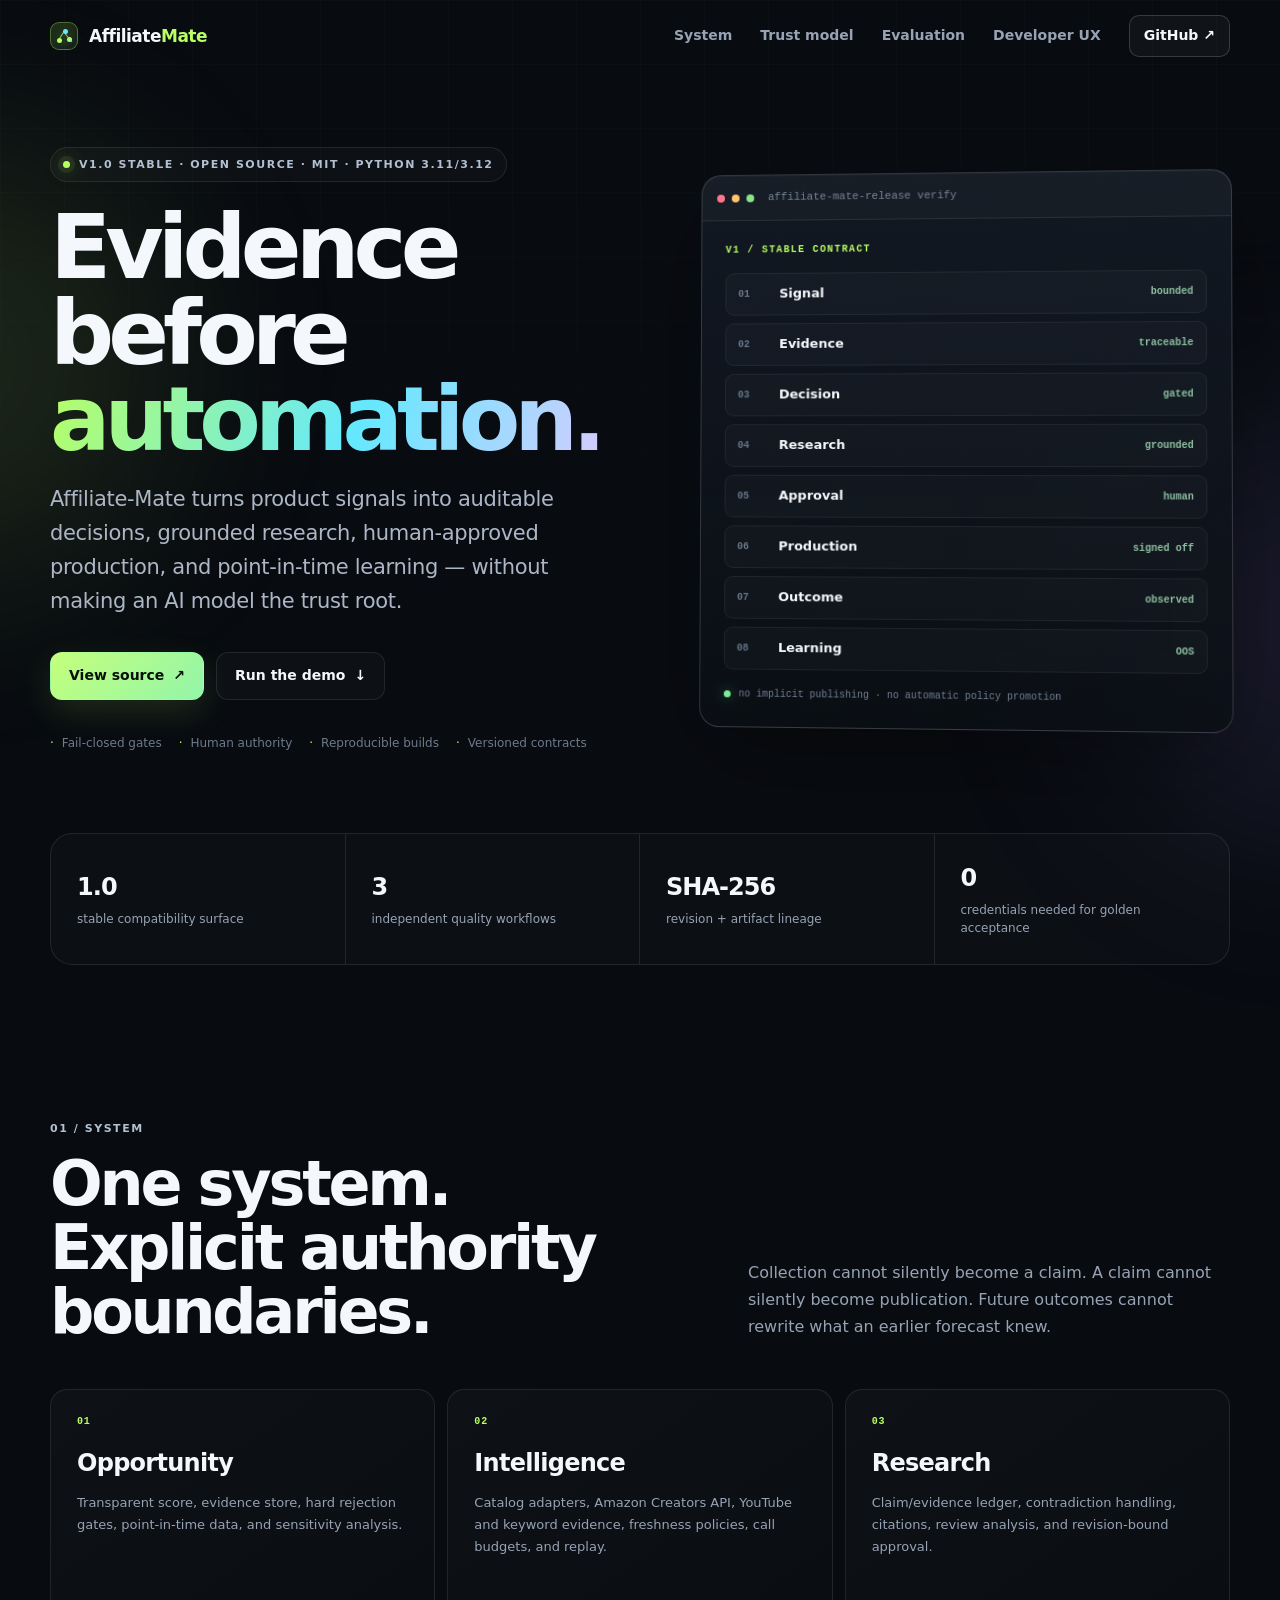
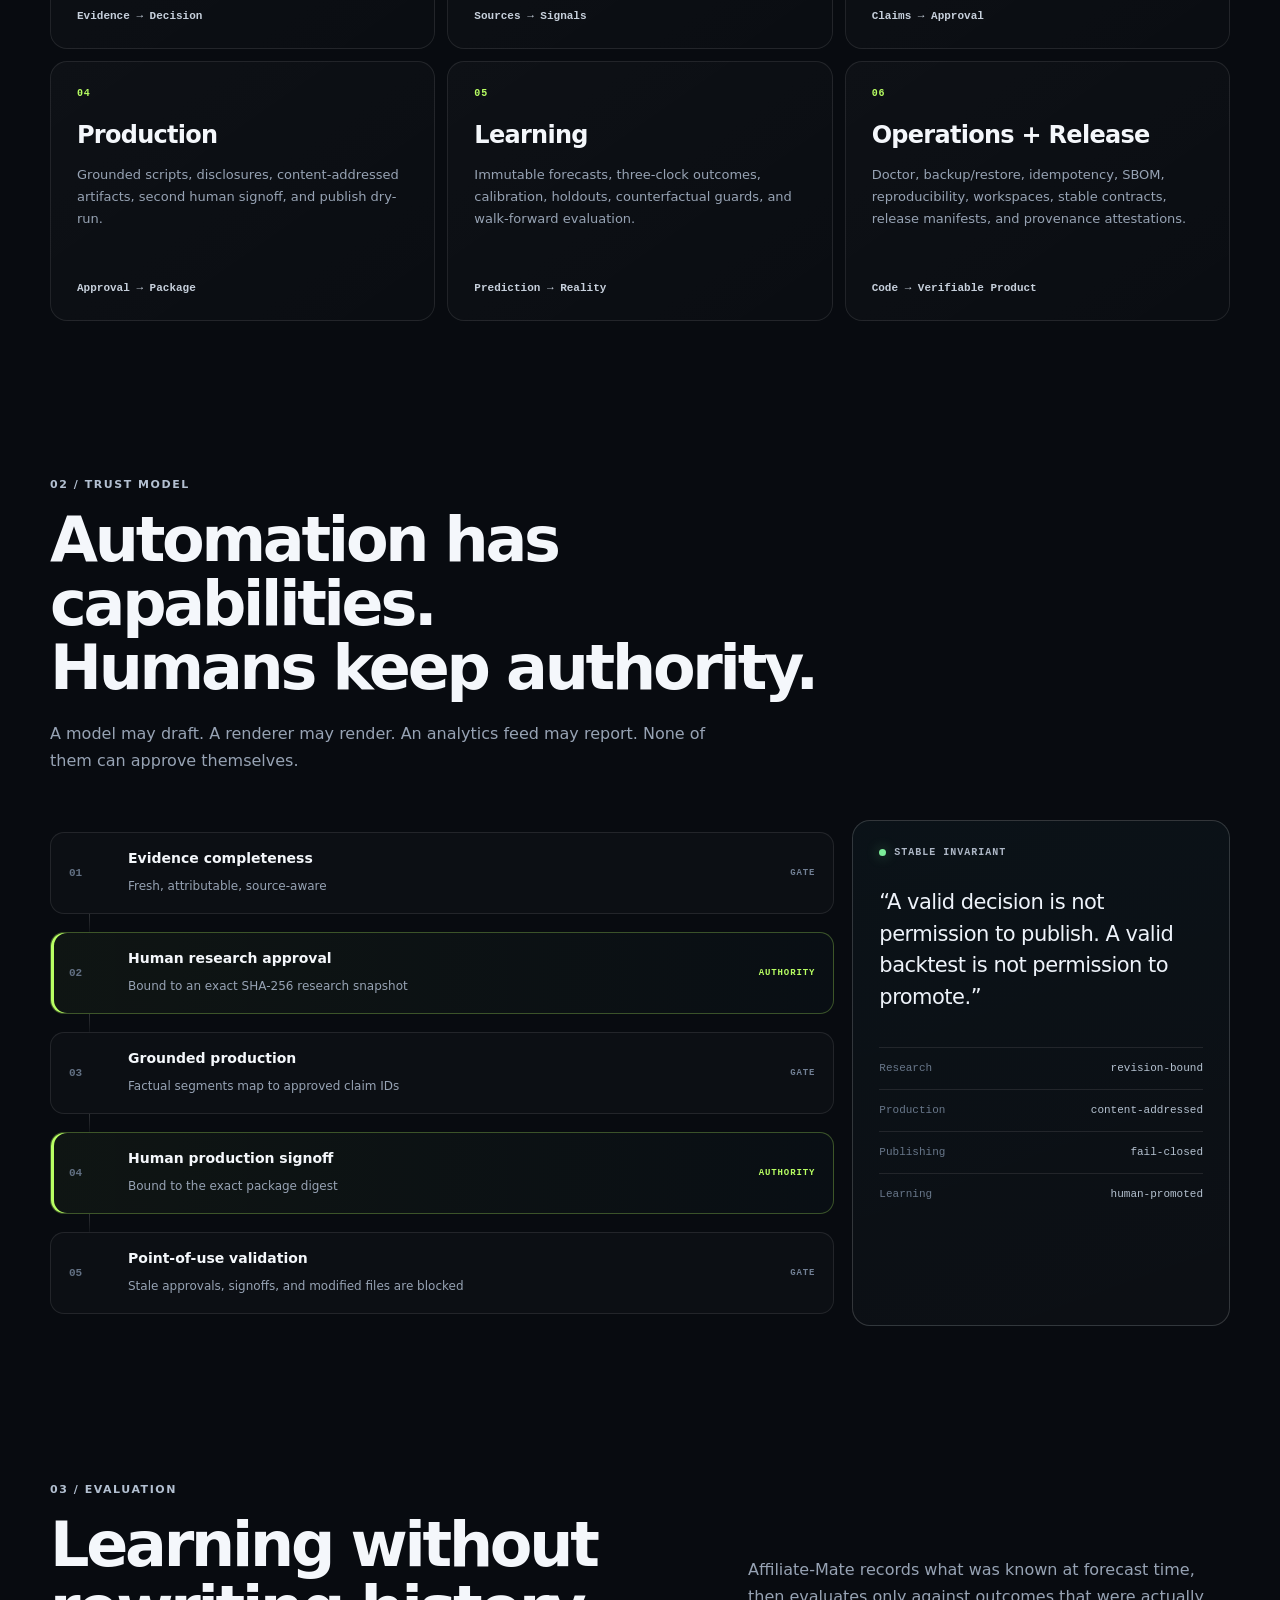
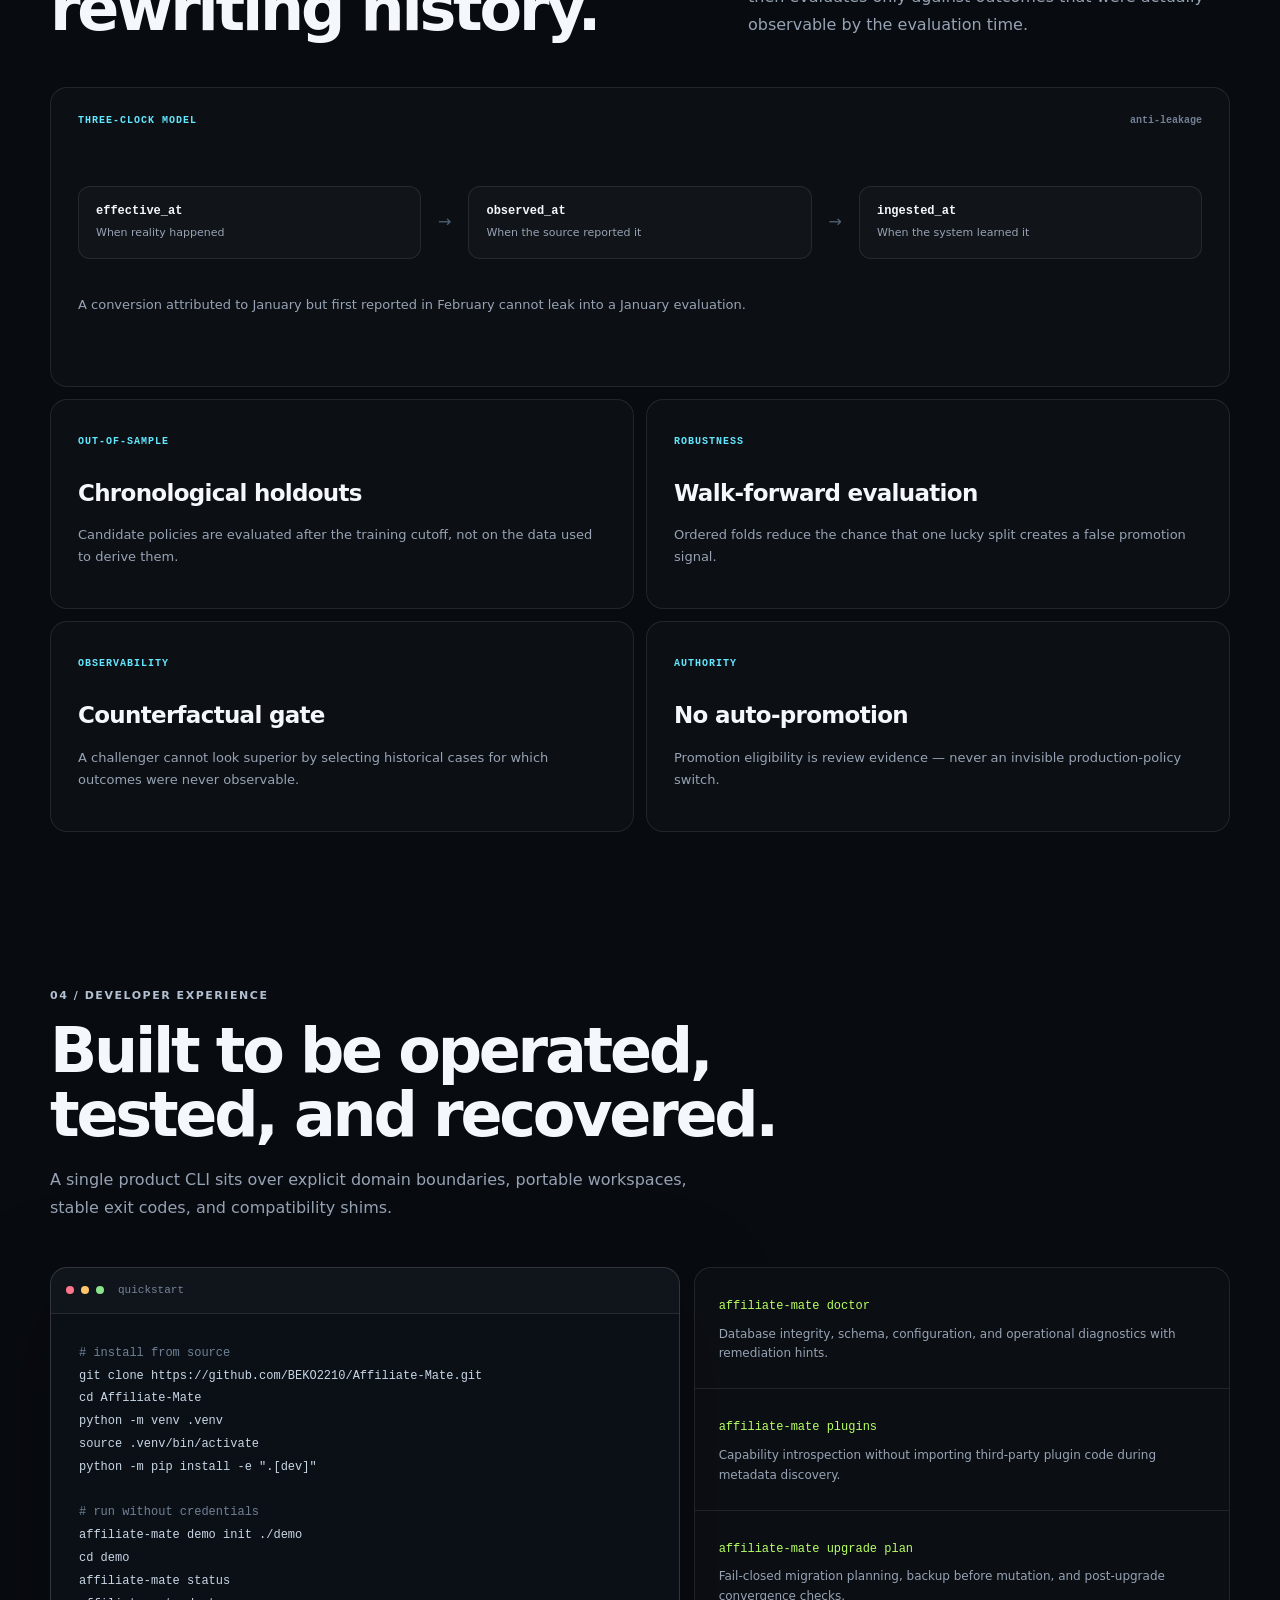
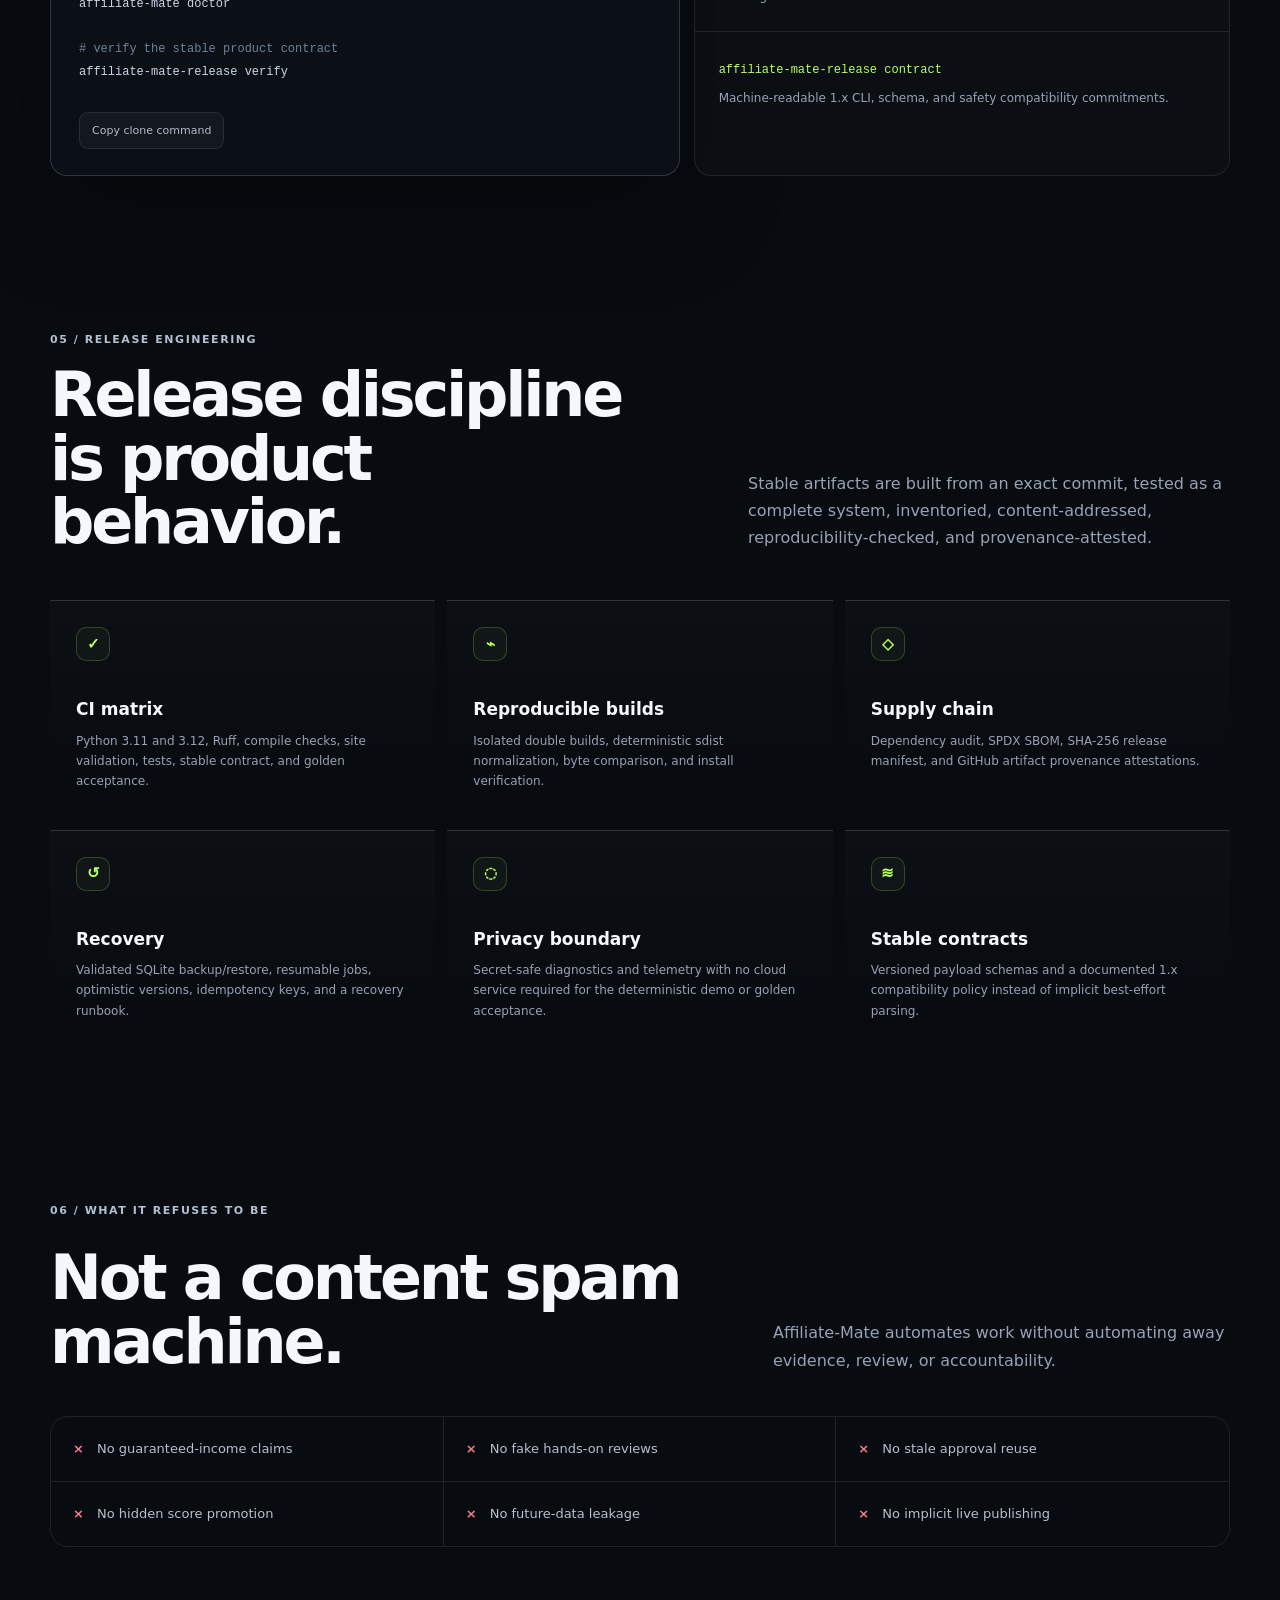
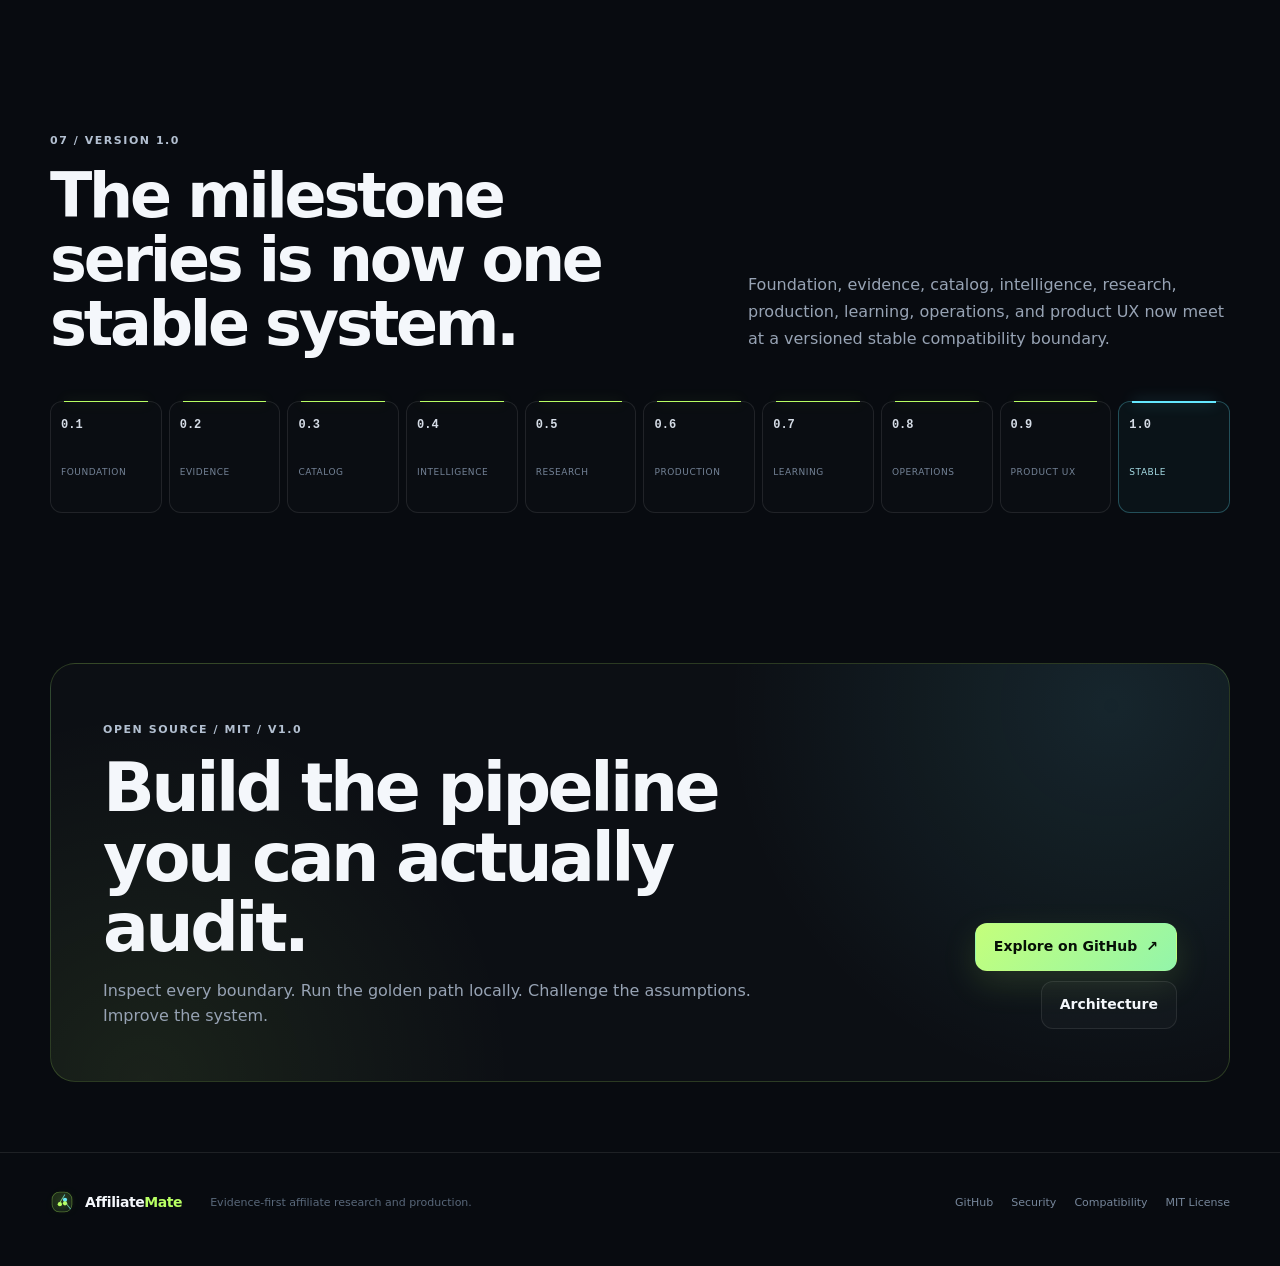
<file: site/index.html>
<!doctype html>
<html lang="en">
<head>
  <meta charset="utf-8">
  <meta name="viewport" content="width=device-width, initial-scale=1">
  <meta name="theme-color" content="#080b10">
  <meta name="description" content="Affiliate-Mate 1.0 is an open-source, evidence-first system for affiliate research, human-approved production, and leakage-resistant learning.">
  <meta name="robots" content="index,follow">
  <link rel="canonical" href="https://beko2210.github.io/Affiliate-Mate/">
  <link rel="icon" href="./favicon.svg" type="image/svg+xml">
  <link rel="manifest" href="./site.webmanifest">
  <meta property="og:type" content="website">
  <meta property="og:title" content="Affiliate-Mate 1.0 — Evidence before automation">
  <meta property="og:description" content="Auditable affiliate research, revision-bound human approval, grounded production, reproducible releases, and leakage-resistant evaluation.">
  <meta property="og:url" content="https://beko2210.github.io/Affiliate-Mate/">
  <meta name="twitter:card" content="summary_large_image">
  <title>Affiliate-Mate 1.0 — Evidence before automation</title>
  <link rel="stylesheet" href="./styles.css">
  <script type="application/ld+json">{"@context":"https://schema.org","@type":"SoftwareSourceCode","name":"Affiliate-Mate","version":"1.0.0","codeRepository":"https://github.com/BEKO2210/Affiliate-Mate","programmingLanguage":"Python","license":"https://opensource.org/license/mit","description":"Open-source evidence-first affiliate research, human-approved production, and leakage-resistant learning."}</script>
</head>
<body>
  <a class="skip-link" href="#main">Skip to content</a>
  <div class="ambient ambient-a" aria-hidden="true"></div>
  <div class="ambient ambient-b" aria-hidden="true"></div>

  <header class="site-header" data-header>
    <div class="shell nav-wrap">
      <a class="brand" href="#top" aria-label="Affiliate-Mate home">
        <span class="brand-mark" aria-hidden="true"><span></span><span></span><span></span></span>
        <span>Affiliate<span class="accent">Mate</span></span>
      </a>
      <button class="nav-toggle" type="button" aria-expanded="false" aria-controls="site-nav" data-nav-toggle>
        <span class="sr-only">Toggle navigation</span><span></span><span></span>
      </button>
      <nav id="site-nav" class="site-nav" data-nav>
        <a href="#system">System</a>
        <a href="#trust">Trust model</a>
        <a href="#science">Evaluation</a>
        <a href="#developer">Developer UX</a>
        <a class="nav-cta" href="https://github.com/BEKO2210/Affiliate-Mate">GitHub <span aria-hidden="true">↗</span></a>
      </nav>
    </div>
  </header>

  <main id="main">
    <section class="hero shell" id="top">
      <div class="hero-copy">
        <div class="eyebrow"><span class="pulse"></span> v1.0 stable · Open source · MIT · Python 3.11/3.12</div>
        <h1>Evidence before <span class="gradient-text">automation.</span></h1>
        <p class="hero-lede">Affiliate-Mate turns product signals into auditable decisions, grounded research, human-approved production, and point-in-time learning — without making an AI model the trust root.</p>
        <div class="hero-actions">
          <a class="button primary" href="https://github.com/BEKO2210/Affiliate-Mate">View source <span aria-hidden="true">↗</span></a>
          <a class="button ghost" href="#quickstart">Run the demo <span aria-hidden="true">↓</span></a>
        </div>
        <div class="proof-strip" aria-label="Project principles">
          <span>Fail-closed gates</span><span>Human authority</span><span>Reproducible builds</span><span>Versioned contracts</span>
        </div>
      </div>

      <div class="hero-console" aria-label="Affiliate-Mate pipeline preview">
        <div class="console-bar"><span></span><span></span><span></span><code>affiliate-mate-release verify</code></div>
        <div class="console-body">
          <div class="console-kicker">V1 / STABLE CONTRACT</div>
          <div class="pipeline-mini">
            <div><b>01</b><span>Signal</span><i>bounded</i></div>
            <div><b>02</b><span>Evidence</span><i>traceable</i></div>
            <div><b>03</b><span>Decision</span><i>gated</i></div>
            <div><b>04</b><span>Research</span><i>grounded</i></div>
            <div><b>05</b><span>Approval</span><i>human</i></div>
            <div><b>06</b><span>Production</span><i>signed off</i></div>
            <div><b>07</b><span>Outcome</span><i>observed</i></div>
            <div><b>08</b><span>Learning</span><i>OOS</i></div>
          </div>
          <div class="console-footer"><span class="ok-dot"></span> no implicit publishing · no automatic policy promotion</div>
        </div>
      </div>
    </section>

    <section class="metrics shell" aria-label="Project quality highlights">
      <article><strong>1.0</strong><span>stable compatibility surface</span></article>
      <article><strong>3</strong><span>independent quality workflows</span></article>
      <article><strong>SHA-256</strong><span>revision + artifact lineage</span></article>
      <article><strong>0</strong><span>credentials needed for golden acceptance</span></article>
    </section>

    <section class="section shell" id="system">
      <div class="section-heading split-heading">
        <div><span class="section-index">01 / SYSTEM</span><h2>One system. Explicit authority boundaries.</h2></div>
        <p>Collection cannot silently become a claim. A claim cannot silently become publication. Future outcomes cannot rewrite what an earlier forecast knew.</p>
      </div>
      <div class="stage-grid">
        <article class="stage-card"><span>01</span><h3>Opportunity</h3><p>Transparent score, evidence store, hard rejection gates, point-in-time data, and sensitivity analysis.</p><b>Evidence → Decision</b></article>
        <article class="stage-card"><span>02</span><h3>Intelligence</h3><p>Catalog adapters, Amazon Creators API, YouTube and keyword evidence, freshness policies, call budgets, and replay.</p><b>Sources → Signals</b></article>
        <article class="stage-card"><span>03</span><h3>Research</h3><p>Claim/evidence ledger, contradiction handling, citations, review analysis, and revision-bound approval.</p><b>Claims → Approval</b></article>
        <article class="stage-card"><span>04</span><h3>Production</h3><p>Grounded scripts, disclosures, content-addressed artifacts, second human signoff, and publish dry-run.</p><b>Approval → Package</b></article>
        <article class="stage-card"><span>05</span><h3>Learning</h3><p>Immutable forecasts, three-clock outcomes, calibration, holdouts, counterfactual guards, and walk-forward evaluation.</p><b>Prediction → Reality</b></article>
        <article class="stage-card"><span>06</span><h3>Operations + Release</h3><p>Doctor, backup/restore, idempotency, SBOM, reproducibility, workspaces, stable contracts, release manifests, and provenance attestations.</p><b>Code → Verifiable Product</b></article>
      </div>
    </section>

    <section class="section shell trust-section" id="trust">
      <div class="section-heading"><span class="section-index">02 / TRUST MODEL</span><h2>Automation has capabilities.<br>Humans keep authority.</h2><p>A model may draft. A renderer may render. An analytics feed may report. None of them can approve themselves.</p></div>
      <div class="trust-layout">
        <div class="trust-chain" aria-label="Trust chain">
          <div class="chain-node"><span>01</span><div><b>Evidence completeness</b><small>Fresh, attributable, source-aware</small></div><em>gate</em></div>
          <div class="chain-line"></div>
          <div class="chain-node human"><span>02</span><div><b>Human research approval</b><small>Bound to an exact SHA-256 research snapshot</small></div><em>authority</em></div>
          <div class="chain-line"></div>
          <div class="chain-node"><span>03</span><div><b>Grounded production</b><small>Factual segments map to approved claim IDs</small></div><em>gate</em></div>
          <div class="chain-line"></div>
          <div class="chain-node human"><span>04</span><div><b>Human production signoff</b><small>Bound to the exact package digest</small></div><em>authority</em></div>
          <div class="chain-line"></div>
          <div class="chain-node"><span>05</span><div><b>Point-of-use validation</b><small>Stale approvals, signoffs, and modified files are blocked</small></div><em>gate</em></div>
        </div>
        <aside class="manifest-card">
          <div class="manifest-title"><span class="ok-dot"></span> Stable invariant</div>
          <blockquote>“A valid decision is not permission to publish. A valid backtest is not permission to promote.”</blockquote>
          <dl>
            <div><dt>Research</dt><dd>revision-bound</dd></div>
            <div><dt>Production</dt><dd>content-addressed</dd></div>
            <div><dt>Publishing</dt><dd>fail-closed</dd></div>
            <div><dt>Learning</dt><dd>human-promoted</dd></div>
          </dl>
        </aside>
      </div>
    </section>

    <section class="section shell" id="science">
      <div class="section-heading split-heading">
        <div><span class="section-index">03 / EVALUATION</span><h2>Learning without rewriting history.</h2></div>
        <p>Affiliate-Mate records what was known at forecast time, then evaluates only against outcomes that were actually observable by the evaluation time.</p>
      </div>
      <div class="science-grid">
        <article class="science-feature large">
          <div class="science-top"><span>THREE-CLOCK MODEL</span><i>anti-leakage</i></div>
          <div class="timeline">
            <div><b>effective_at</b><span>When reality happened</span></div><div class="timeline-arrow">→</div>
            <div><b>observed_at</b><span>When the source reported it</span></div><div class="timeline-arrow">→</div>
            <div><b>ingested_at</b><span>When the system learned it</span></div>
          </div>
          <p>A conversion attributed to January but first reported in February cannot leak into a January evaluation.</p>
        </article>
        <article class="science-feature"><span>OUT-OF-SAMPLE</span><h3>Chronological holdouts</h3><p>Candidate policies are evaluated after the training cutoff, not on the data used to derive them.</p></article>
        <article class="science-feature"><span>ROBUSTNESS</span><h3>Walk-forward evaluation</h3><p>Ordered folds reduce the chance that one lucky split creates a false promotion signal.</p></article>
        <article class="science-feature"><span>OBSERVABILITY</span><h3>Counterfactual gate</h3><p>A challenger cannot look superior by selecting historical cases for which outcomes were never observable.</p></article>
        <article class="science-feature"><span>AUTHORITY</span><h3>No auto-promotion</h3><p>Promotion eligibility is review evidence — never an invisible production-policy switch.</p></article>
      </div>
    </section>

    <section class="section shell developer-section" id="developer">
      <div class="section-heading"><span class="section-index">04 / DEVELOPER EXPERIENCE</span><h2>Built to be operated, tested, and recovered.</h2><p>A single product CLI sits over explicit domain boundaries, portable workspaces, stable exit codes, and compatibility shims.</p></div>
      <div class="dev-grid">
        <div class="terminal-card" id="quickstart">
          <div class="terminal-title"><span></span><span></span><span></span><code>quickstart</code></div>
          <pre><code><span class="muted"># install from source</span>
git clone https://github.com/BEKO2210/Affiliate-Mate.git
cd Affiliate-Mate
python -m venv .venv
source .venv/bin/activate
python -m pip install -e ".[dev]"

<span class="muted"># run without credentials</span>
affiliate-mate demo init ./demo
cd demo
affiliate-mate status
affiliate-mate doctor

<span class="muted"># verify the stable product contract</span>
affiliate-mate-release verify</code></pre>
          <button class="copy-button" type="button" data-copy="git clone https://github.com/BEKO2210/Affiliate-Mate.git">Copy clone command</button>
        </div>
        <div class="command-list">
          <article><code>affiliate-mate doctor</code><p>Database integrity, schema, configuration, and operational diagnostics with remediation hints.</p></article>
          <article><code>affiliate-mate plugins</code><p>Capability introspection without importing third-party plugin code during metadata discovery.</p></article>
          <article><code>affiliate-mate upgrade plan</code><p>Fail-closed migration planning, backup before mutation, and post-upgrade convergence checks.</p></article>
          <article><code>affiliate-mate-release contract</code><p>Machine-readable 1.x CLI, schema, and safety compatibility commitments.</p></article>
        </div>
      </div>
    </section>

    <section class="section shell quality-section">
      <div class="section-heading split-heading">
        <div><span class="section-index">05 / RELEASE ENGINEERING</span><h2>Release discipline is product behavior.</h2></div>
        <p>Stable artifacts are built from an exact commit, tested as a complete system, inventoried, content-addressed, reproducibility-checked, and provenance-attested.</p>
      </div>
      <div class="quality-grid">
        <article><div class="quality-icon">✓</div><h3>CI matrix</h3><p>Python 3.11 and 3.12, Ruff, compile checks, site validation, tests, stable contract, and golden acceptance.</p></article>
        <article><div class="quality-icon">⌁</div><h3>Reproducible builds</h3><p>Isolated double builds, deterministic sdist normalization, byte comparison, and install verification.</p></article>
        <article><div class="quality-icon">◇</div><h3>Supply chain</h3><p>Dependency audit, SPDX SBOM, SHA-256 release manifest, and GitHub artifact provenance attestations.</p></article>
        <article><div class="quality-icon">↺</div><h3>Recovery</h3><p>Validated SQLite backup/restore, resumable jobs, optimistic versions, idempotency keys, and a recovery runbook.</p></article>
        <article><div class="quality-icon">◌</div><h3>Privacy boundary</h3><p>Secret-safe diagnostics and telemetry with no cloud service required for the deterministic demo or golden acceptance.</p></article>
        <article><div class="quality-icon">≋</div><h3>Stable contracts</h3><p>Versioned payload schemas and a documented 1.x compatibility policy instead of implicit best-effort parsing.</p></article>
      </div>
    </section>

    <section class="section shell principles-section">
      <span class="section-index">06 / WHAT IT REFUSES TO BE</span>
      <div class="principles-head"><h2>Not a content spam machine.</h2><p>Affiliate-Mate automates work without automating away evidence, review, or accountability.</p></div>
      <div class="refusal-grid">
        <div><span>×</span> No guaranteed-income claims</div>
        <div><span>×</span> No fake hands-on reviews</div>
        <div><span>×</span> No stale approval reuse</div>
        <div><span>×</span> No hidden score promotion</div>
        <div><span>×</span> No future-data leakage</div>
        <div><span>×</span> No implicit live publishing</div>
      </div>
    </section>

    <section class="section shell roadmap-section">
      <div class="section-heading split-heading"><div><span class="section-index">07 / VERSION 1.0</span><h2>The milestone series is now one stable system.</h2></div><p>Foundation, evidence, catalog, intelligence, research, production, learning, operations, and product UX now meet at a versioned stable compatibility boundary.</p></div>
      <div class="roadmap-track">
        <div class="roadmap-item done"><b>0.1</b><span>Foundation</span></div>
        <div class="roadmap-item done"><b>0.2</b><span>Evidence</span></div>
        <div class="roadmap-item done"><b>0.3</b><span>Catalog</span></div>
        <div class="roadmap-item done"><b>0.4</b><span>Intelligence</span></div>
        <div class="roadmap-item done"><b>0.5</b><span>Research</span></div>
        <div class="roadmap-item done"><b>0.6</b><span>Production</span></div>
        <div class="roadmap-item done"><b>0.7</b><span>Learning</span></div>
        <div class="roadmap-item done"><b>0.8</b><span>Operations</span></div>
        <div class="roadmap-item done"><b>0.9</b><span>Product UX</span></div>
        <div class="roadmap-item current"><b>1.0</b><span>Stable</span></div>
      </div>
    </section>

    <section class="final-cta shell">
      <div>
        <span class="section-index">OPEN SOURCE / MIT / V1.0</span>
        <h2>Build the pipeline you can actually audit.</h2>
        <p>Inspect every boundary. Run the golden path locally. Challenge the assumptions. Improve the system.</p>
      </div>
      <div class="final-actions"><a class="button primary" href="https://github.com/BEKO2210/Affiliate-Mate">Explore on GitHub <span aria-hidden="true">↗</span></a><a class="button ghost" href="https://github.com/BEKO2210/Affiliate-Mate/blob/main/docs/ARCHITECTURE.md">Architecture</a></div>
    </section>
  </main>

  <footer class="site-footer">
    <div class="shell footer-grid">
      <div class="brand footer-brand"><span class="brand-mark" aria-hidden="true"><span></span><span></span><span></span></span><span>Affiliate<span class="accent">Mate</span></span></div>
      <p>Evidence-first affiliate research and production.</p>
      <nav aria-label="Footer"><a href="https://github.com/BEKO2210/Affiliate-Mate">GitHub</a><a href="https://github.com/BEKO2210/Affiliate-Mate/blob/main/SECURITY.md">Security</a><a href="https://github.com/BEKO2210/Affiliate-Mate/blob/main/docs/COMPATIBILITY_POLICY.md">Compatibility</a><a href="https://github.com/BEKO2210/Affiliate-Mate/blob/main/LICENSE">MIT License</a></nav>
    </div>
  </footer>
  <script src="./app.js" defer></script>
</body>
</html>
</file>
<file: site/styles.css>
:root {
  --bg: #080b10;
  --bg-soft: #0d1118;
  --panel: rgba(16, 22, 30, 0.78);
  --panel-strong: #111821;
  --line: rgba(255, 255, 255, 0.09);
  --line-strong: rgba(255, 255, 255, 0.16);
  --text: #f4f7fb;
  --muted: #97a3b4;
  --muted-2: #6e7a8b;
  --lime: #b8ff63;
  --cyan: #64e8ff;
  --violet: #9e88ff;
  --danger: #ff7b8f;
  --shadow: 0 30px 100px rgba(0, 0, 0, 0.35);
  --radius: 22px;
  --shell: 1180px;
}

* { box-sizing: border-box; }
html { scroll-behavior: smooth; }
body {
  margin: 0;
  min-width: 320px;
  color: var(--text);
  background:
    radial-gradient(circle at 50% -20%, rgba(100, 232, 255, 0.08), transparent 34rem),
    var(--bg);
  font-family: Inter, ui-sans-serif, system-ui, -apple-system, BlinkMacSystemFont, "Segoe UI", sans-serif;
  line-height: 1.55;
  text-rendering: optimizeLegibility;
  -webkit-font-smoothing: antialiased;
}

body::before {
  content: "";
  position: fixed;
  inset: 0;
  pointer-events: none;
  background-image:
    linear-gradient(rgba(255,255,255,.018) 1px, transparent 1px),
    linear-gradient(90deg, rgba(255,255,255,.018) 1px, transparent 1px);
  background-size: 64px 64px;
  mask-image: linear-gradient(to bottom, #000 0%, transparent 78%);
  z-index: -2;
}

a { color: inherit; text-decoration: none; }
a:focus-visible, button:focus-visible { outline: 2px solid var(--cyan); outline-offset: 4px; }
button { font: inherit; }
code, pre { font-family: "SFMono-Regular", Consolas, "Liberation Mono", monospace; }

.sr-only { position: absolute; width: 1px; height: 1px; padding: 0; margin: -1px; overflow: hidden; clip: rect(0,0,0,0); white-space: nowrap; border: 0; }
.skip-link { position: fixed; top: 12px; left: 12px; z-index: 999; transform: translateY(-200%); background: var(--text); color: var(--bg); padding: 10px 14px; border-radius: 10px; }
.skip-link:focus { transform: translateY(0); }
.shell { width: min(calc(100% - 40px), var(--shell)); margin-inline: auto; }
.accent { color: var(--lime); }
.gradient-text { background: linear-gradient(110deg, var(--lime), var(--cyan) 56%, #d4ccff); color: transparent; -webkit-background-clip: text; background-clip: text; }
.muted { color: #708196; }

.ambient { position: fixed; width: 420px; height: 420px; filter: blur(110px); opacity: .12; pointer-events: none; z-index: -1; border-radius: 50%; }
.ambient-a { background: var(--lime); top: 17%; left: -260px; }
.ambient-b { background: var(--violet); right: -250px; top: 46%; }

.site-header { position: sticky; top: 0; z-index: 50; border-bottom: 1px solid transparent; transition: background .25s ease, border-color .25s ease, backdrop-filter .25s ease; }
.site-header.is-scrolled { background: rgba(8, 11, 16, .82); border-color: var(--line); backdrop-filter: blur(18px); }
.nav-wrap { min-height: 72px; display: flex; align-items: center; justify-content: space-between; gap: 24px; }
.brand { display: inline-flex; align-items: center; gap: 11px; font-size: 17px; font-weight: 760; letter-spacing: -.03em; }
.brand-mark { width: 28px; height: 28px; position: relative; display: inline-block; border: 1px solid rgba(184,255,99,.36); border-radius: 9px; background: linear-gradient(145deg, rgba(184,255,99,.12), rgba(100,232,255,.04)); box-shadow: inset 0 0 18px rgba(184,255,99,.05); }
.brand-mark span { position: absolute; width: 5px; height: 5px; border-radius: 50%; background: var(--lime); box-shadow: 0 0 12px rgba(184,255,99,.6); }
.brand-mark span:nth-child(1) { left: 6px; bottom: 6px; }
.brand-mark span:nth-child(2) { left: 12px; top: 6px; background: var(--cyan); }
.brand-mark span:nth-child(3) { right: 5px; bottom: 7px; }
.brand-mark::before, .brand-mark::after { content: ""; position: absolute; height: 1px; background: linear-gradient(90deg, var(--lime), var(--cyan)); transform-origin: left; opacity: .8; }
.brand-mark::before { width: 12px; left: 8px; bottom: 9px; transform: rotate(-58deg); }
.brand-mark::after { width: 11px; left: 14px; top: 10px; transform: rotate(51deg); }
.site-nav { display: flex; align-items: center; gap: 28px; color: var(--muted); font-size: 14px; font-weight: 600; }
.site-nav a:hover { color: var(--text); }
.site-nav .nav-cta { color: var(--text); border: 1px solid var(--line-strong); padding: 9px 14px; border-radius: 10px; background: rgba(255,255,255,.035); }
.nav-toggle { display: none; width: 42px; height: 38px; border: 1px solid var(--line); background: rgba(255,255,255,.03); border-radius: 10px; padding: 10px; }
.nav-toggle span:not(.sr-only) { display: block; height: 1px; background: var(--text); margin: 5px 0; }

.hero { min-height: 730px; display: grid; grid-template-columns: 1.04fr .96fr; align-items: center; gap: 70px; padding-top: 74px; padding-bottom: 80px; }
.eyebrow, .section-index { color: #b3c0d1; font-size: 11px; font-weight: 760; letter-spacing: .14em; text-transform: uppercase; }
.eyebrow { display: inline-flex; align-items: center; gap: 9px; border: 1px solid var(--line); background: rgba(255,255,255,.025); border-radius: 99px; padding: 8px 12px; }
.pulse { width: 7px; height: 7px; border-radius: 50%; background: var(--lime); box-shadow: 0 0 0 5px rgba(184,255,99,.08), 0 0 18px rgba(184,255,99,.65); }
.hero h1 { max-width: 720px; margin: 22px 0 20px; font-size: clamp(56px, 7vw, 92px); line-height: .96; letter-spacing: -.066em; font-weight: 790; }
.hero-lede { max-width: 690px; margin: 0; color: #acb6c6; font-size: clamp(17px, 2vw, 21px); line-height: 1.62; letter-spacing: -.015em; }
.hero-actions { display: flex; gap: 12px; margin-top: 34px; flex-wrap: wrap; }
.button { display: inline-flex; align-items: center; justify-content: center; gap: 9px; min-height: 48px; padding: 0 18px; border-radius: 12px; font-size: 14px; font-weight: 700; border: 1px solid var(--line); transition: transform .2s ease, border-color .2s ease, background .2s ease; }
.button:hover { transform: translateY(-2px); }
.button.primary { color: #071006; background: linear-gradient(135deg, #c4ff7b, #93f5aa); border-color: transparent; box-shadow: 0 12px 34px rgba(184,255,99,.13); }
.button.ghost { background: rgba(255,255,255,.025); }
.button.ghost:hover { border-color: var(--line-strong); background: rgba(255,255,255,.05); }
.proof-strip { display: flex; flex-wrap: wrap; gap: 9px 17px; margin-top: 34px; color: var(--muted-2); font-size: 12px; }
.proof-strip span::before { content: "·"; color: var(--lime); margin-right: 8px; }

.hero-console { border: 1px solid var(--line-strong); background: linear-gradient(180deg, rgba(18,25,35,.95), rgba(10,14,20,.88)); border-radius: 20px; overflow: hidden; box-shadow: var(--shadow), inset 0 1px rgba(255,255,255,.04); transform: perspective(1200px) rotateY(-3deg) rotateX(1deg); }
.console-bar, .terminal-title { min-height: 46px; display: flex; align-items: center; gap: 7px; padding: 0 15px; border-bottom: 1px solid var(--line); background: rgba(255,255,255,.018); }
.console-bar > span, .terminal-title > span { width: 8px; height: 8px; border-radius: 50%; background: #384351; }
.console-bar > span:nth-child(1), .terminal-title > span:nth-child(1) { background: #ff758b; }
.console-bar > span:nth-child(2), .terminal-title > span:nth-child(2) { background: #ffc56a; }
.console-bar > span:nth-child(3), .terminal-title > span:nth-child(3) { background: #8be38c; }
.console-bar code, .terminal-title code { margin-left: 7px; color: #758398; font-size: 11px; }
.console-body { padding: 24px; }
.console-kicker { color: var(--lime); font: 700 10px/1.2 "SFMono-Regular", Consolas, monospace; letter-spacing: .14em; margin-bottom: 17px; }
.pipeline-mini { display: grid; gap: 8px; }
.pipeline-mini div { display: grid; grid-template-columns: 32px 1fr auto; align-items: center; gap: 10px; min-height: 43px; padding: 0 12px; border: 1px solid rgba(255,255,255,.06); border-radius: 9px; background: rgba(255,255,255,.022); }
.pipeline-mini b { color: #667588; font: 600 10px "SFMono-Regular", Consolas, monospace; }
.pipeline-mini span { font-size: 13px; font-weight: 650; }
.pipeline-mini i { color: #8dc0a0; font: normal 600 10px "SFMono-Regular", Consolas, monospace; }
.console-footer { display: flex; align-items: center; gap: 8px; margin-top: 17px; color: #6f7e90; font-size: 10px; font-family: "SFMono-Regular", Consolas, monospace; }
.ok-dot { display: inline-block; width: 7px; height: 7px; flex: 0 0 auto; border-radius: 50%; background: #7ced99; box-shadow: 0 0 13px rgba(124,237,153,.45); }

.metrics { display: grid; grid-template-columns: repeat(4, 1fr); border: 1px solid var(--line); border-radius: var(--radius); overflow: hidden; background: rgba(255,255,255,.018); }
.metrics article { min-height: 112px; padding: 26px; display: flex; flex-direction: column; justify-content: center; border-right: 1px solid var(--line); }
.metrics article:last-child { border-right: 0; }
.metrics strong { font-size: 24px; letter-spacing: -.04em; }
.metrics span { margin-top: 4px; color: var(--muted); font-size: 12px; }

.section { padding-top: 150px; }
.section-heading { max-width: 820px; margin-bottom: 46px; }
.section-heading h2, .principles-head h2, .final-cta h2 { margin: 12px 0 0; font-size: clamp(38px, 5vw, 62px); line-height: 1.03; letter-spacing: -.052em; }
.section-heading p, .principles-head p { margin: 20px 0 0; max-width: 660px; color: var(--muted); font-size: 16px; line-height: 1.7; }
.split-heading { max-width: none; display: grid; grid-template-columns: 1fr .78fr; gap: 80px; align-items: end; }
.split-heading p { margin-bottom: 3px; }

.stage-grid { display: grid; grid-template-columns: repeat(3, 1fr); gap: 12px; }
.stage-card { min-height: 260px; padding: 26px; display: flex; flex-direction: column; border: 1px solid var(--line); border-radius: 17px; background: linear-gradient(145deg, rgba(255,255,255,.027), rgba(255,255,255,.01)); transition: border-color .22s ease, transform .22s ease, background .22s ease; }
.stage-card:hover { border-color: rgba(184,255,99,.23); transform: translateY(-3px); background: linear-gradient(145deg, rgba(184,255,99,.045), rgba(255,255,255,.014)); }
.stage-card > span { color: var(--lime); font: 650 10px "SFMono-Regular", Consolas, monospace; letter-spacing: .08em; }
.stage-card h3 { font-size: 24px; margin: 18px 0 9px; letter-spacing: -.03em; }
.stage-card p { color: var(--muted); font-size: 13px; line-height: 1.7; margin: 0; }
.stage-card b { margin-top: auto; padding-top: 26px; color: #c7d0dc; font: 600 11px "SFMono-Regular", Consolas, monospace; }

.trust-layout { display: grid; grid-template-columns: 1.35fr .65fr; gap: 18px; }
.trust-chain { padding: 12px 0; }
.chain-node { min-height: 82px; display: grid; grid-template-columns: 45px 1fr auto; align-items: center; gap: 14px; padding: 14px 18px; border: 1px solid var(--line); border-radius: 14px; background: rgba(255,255,255,.018); }
.chain-node > span { color: #637184; font: 600 11px "SFMono-Regular", Consolas, monospace; }
.chain-node b { display: block; font-size: 14px; margin-bottom: 3px; }
.chain-node small { color: var(--muted); font-size: 12px; }
.chain-node em { color: #728095; font: normal 650 9px "SFMono-Regular", Consolas, monospace; text-transform: uppercase; letter-spacing: .1em; }
.chain-node.human { border-color: rgba(184,255,99,.28); background: linear-gradient(90deg, rgba(184,255,99,.045), rgba(100,232,255,.018)); box-shadow: inset 3px 0 var(--lime); }
.chain-node.human em { color: var(--lime); }
.chain-line { width: 1px; height: 18px; margin-left: 39px; background: linear-gradient(var(--line-strong), rgba(255,255,255,.04)); }
.manifest-card { border: 1px solid var(--line-strong); border-radius: 18px; padding: 26px; background: linear-gradient(160deg, rgba(100,232,255,.035), rgba(255,255,255,.018)); }
.manifest-title { display: flex; align-items: center; gap: 8px; color: #aeb8c7; font: 650 10px "SFMono-Regular", Consolas, monospace; text-transform: uppercase; letter-spacing: .1em; }
.manifest-card blockquote { margin: 29px 0 34px; font-size: 21px; line-height: 1.5; letter-spacing: -.025em; color: #eef3fa; }
.manifest-card dl { margin: 0; display: grid; gap: 0; }
.manifest-card dl div { display: flex; justify-content: space-between; gap: 20px; padding: 12px 0; border-top: 1px solid var(--line); font-size: 11px; font-family: "SFMono-Regular", Consolas, monospace; }
.manifest-card dt { color: #68778a; }.manifest-card dd { margin: 0; color: #b5c2d1; }

.science-grid { display: grid; grid-template-columns: repeat(2, 1fr); gap: 12px; }
.science-feature { border: 1px solid var(--line); border-radius: 17px; padding: 27px; background: rgba(255,255,255,.018); min-height: 210px; }
.science-feature.large { grid-column: 1 / -1; min-height: 300px; }
.science-feature > span, .science-top > span { color: var(--cyan); font: 650 10px "SFMono-Regular", Consolas, monospace; letter-spacing: .1em; }
.science-feature h3 { font-size: 23px; letter-spacing: -.03em; margin: 24px 0 8px; }
.science-feature p { color: var(--muted); font-size: 13px; line-height: 1.7; max-width: 770px; }
.science-top { display: flex; justify-content: space-between; gap: 20px; }
.science-top i { color: #738196; font: normal 600 10px "SFMono-Regular", Consolas, monospace; }
.timeline { margin: 60px 0 35px; display: grid; grid-template-columns: 1fr auto 1fr auto 1fr; align-items: center; gap: 17px; }
.timeline > div:not(.timeline-arrow) { padding: 17px; border: 1px solid var(--line); border-radius: 12px; background: rgba(255,255,255,.025); }
.timeline b { display: block; color: var(--text); font: 600 12px "SFMono-Regular", Consolas, monospace; }
.timeline span { display: block; color: var(--muted); margin-top: 6px; font-size: 11px; }
.timeline-arrow { color: #506176; }

.dev-grid { display: grid; grid-template-columns: 1.08fr .92fr; gap: 14px; }
.terminal-card { border: 1px solid var(--line-strong); border-radius: 17px; overflow: hidden; background: #0b1017; box-shadow: var(--shadow); }
.terminal-card pre { margin: 0; padding: 28px; overflow: auto; color: #c9d6e5; font-size: 12px; line-height: 1.9; }
.copy-button { margin: 0 28px 26px; color: #aebccc; background: rgba(255,255,255,.035); border: 1px solid var(--line); border-radius: 9px; padding: 9px 12px; cursor: pointer; font-size: 11px; }
.copy-button:hover { color: var(--text); border-color: var(--line-strong); }
.command-list { border: 1px solid var(--line); border-radius: 17px; overflow: hidden; background: rgba(255,255,255,.014); }
.command-list article { padding: 24px; border-bottom: 1px solid var(--line); }
.command-list article:last-child { border-bottom: 0; }
.command-list code { color: var(--lime); font-size: 12px; }
.command-list p { color: var(--muted); font-size: 12px; line-height: 1.65; margin: 8px 0 0; }

.quality-grid { display: grid; grid-template-columns: repeat(3, 1fr); gap: 12px; }
.quality-grid article { padding: 26px; border-top: 1px solid var(--line-strong); background: linear-gradient(180deg, rgba(255,255,255,.02), transparent); min-height: 210px; }
.quality-icon { width: 34px; height: 34px; border-radius: 10px; display: grid; place-items: center; color: var(--lime); border: 1px solid rgba(184,255,99,.2); background: rgba(184,255,99,.04); font: 600 15px "SFMono-Regular", Consolas, monospace; }
.quality-grid h3 { margin: 35px 0 8px; font-size: 17px; }
.quality-grid p { margin: 0; color: var(--muted); font-size: 12px; line-height: 1.7; }

.principles-section { padding-bottom: 30px; }
.principles-head { display: grid; grid-template-columns: 1fr .7fr; gap: 70px; align-items: end; margin: 12px 0 42px; }
.refusal-grid { display: grid; grid-template-columns: repeat(3, 1fr); border: 1px solid var(--line); border-radius: 18px; overflow: hidden; }
.refusal-grid div { padding: 22px; border-right: 1px solid var(--line); border-bottom: 1px solid var(--line); color: #b6c1cf; font-size: 13px; }
.refusal-grid div:nth-child(3n) { border-right: 0; }
.refusal-grid div:nth-last-child(-n+3) { border-bottom: 0; }
.refusal-grid span { color: var(--danger); margin-right: 9px; font-weight: 800; }

.roadmap-track { display: grid; grid-template-columns: repeat(10, 1fr); gap: 7px; }
.roadmap-item { position: relative; min-height: 112px; padding: 16px 10px; border: 1px solid var(--line); border-radius: 12px; background: rgba(255,255,255,.012); }
.roadmap-item::before { content: ""; position: absolute; top: -1px; left: 13px; right: 13px; height: 1px; background: #344050; }
.roadmap-item.done::before { background: var(--lime); box-shadow: 0 0 12px rgba(184,255,99,.35); }
.roadmap-item.current { border-color: rgba(100,232,255,.28); background: rgba(100,232,255,.035); }
.roadmap-item.current::before { height: 2px; background: var(--cyan); box-shadow: 0 0 14px rgba(100,232,255,.45); }
.roadmap-item b { display: block; font: 600 12px "SFMono-Regular", Consolas, monospace; color: #d5dce6; }
.roadmap-item span { display: block; margin-top: 34px; color: #748397; font-size: 9px; text-transform: uppercase; letter-spacing: .06em; }
.roadmap-item.current span { color: #a5dbe4; }

.final-cta { margin-top: 150px; margin-bottom: 70px; min-height: 370px; padding: 52px; border: 1px solid rgba(184,255,99,.18); border-radius: 25px; background:
  radial-gradient(circle at 90% 10%, rgba(100,232,255,.10), transparent 24rem),
  radial-gradient(circle at 8% 100%, rgba(184,255,99,.08), transparent 23rem),
  rgba(255,255,255,.018);
  display: flex; align-items: end; justify-content: space-between; gap: 50px;
}
.final-cta h2 { max-width: 700px; font-size: clamp(40px, 5.4vw, 68px); }
.final-cta p { color: var(--muted); max-width: 650px; margin-bottom: 0; }
.final-actions { display: flex; gap: 10px; flex-wrap: wrap; justify-content: flex-end; }

.site-footer { border-top: 1px solid var(--line); padding: 30px 0 44px; }
.footer-grid { display: grid; grid-template-columns: auto 1fr auto; align-items: center; gap: 28px; }
.footer-grid p { color: #59687a; font-size: 11px; }
.footer-grid nav { display: flex; gap: 18px; color: #76869a; font-size: 11px; }
.footer-grid nav a:hover { color: var(--text); }
.footer-brand { font-size: 14px; }
.footer-brand .brand-mark { width: 24px; height: 24px; transform: scale(.86); }

@media (max-width: 980px) {
  .hero { grid-template-columns: 1fr; gap: 42px; min-height: auto; padding-top: 90px; }
  .hero-console { transform: none; max-width: 760px; }
  .stage-grid, .quality-grid { grid-template-columns: repeat(2, 1fr); }
  .trust-layout, .dev-grid { grid-template-columns: 1fr; }
  .split-heading, .principles-head { grid-template-columns: 1fr; gap: 12px; }
  .roadmap-track { grid-template-columns: repeat(5, 1fr); }
  .final-cta { align-items: flex-start; flex-direction: column; }
  .final-actions { justify-content: flex-start; }
}

@media (max-width: 760px) {
  .shell { width: min(calc(100% - 28px), var(--shell)); }
  .site-header { background: rgba(8,11,16,.9); backdrop-filter: blur(18px); border-color: var(--line); }
  .nav-toggle { display: block; }
  .site-nav { position: absolute; top: 72px; left: 14px; right: 14px; display: none; flex-direction: column; align-items: stretch; gap: 0; padding: 10px; border: 1px solid var(--line-strong); background: #0c1118; border-radius: 14px; box-shadow: var(--shadow); }
  .site-nav.is-open { display: flex; }
  .site-nav a { padding: 13px 11px; }
  .site-nav .nav-cta { margin-top: 5px; }
  .hero { padding-top: 64px; padding-bottom: 60px; }
  .hero h1 { font-size: clamp(50px, 17vw, 72px); }
  .hero-lede { font-size: 16px; }
  .metrics { grid-template-columns: repeat(2, 1fr); }
  .metrics article:nth-child(2) { border-right: 0; }
  .metrics article:nth-child(-n+2) { border-bottom: 1px solid var(--line); }
  .section { padding-top: 105px; }
  .section-heading h2, .principles-head h2 { font-size: 40px; }
  .stage-grid, .science-grid, .quality-grid { grid-template-columns: 1fr; }
  .science-feature.large { grid-column: auto; }
  .timeline { grid-template-columns: 1fr; margin-top: 34px; }
  .timeline-arrow { transform: rotate(90deg); text-align: center; }
  .refusal-grid { grid-template-columns: 1fr; }
  .refusal-grid div { border-right: 0; border-bottom: 1px solid var(--line) !important; }
  .refusal-grid div:last-child { border-bottom: 0 !important; }
  .roadmap-track { grid-template-columns: repeat(2, 1fr); }
  .final-cta { padding: 30px; min-height: 420px; }
  .footer-grid { grid-template-columns: 1fr; }
  .footer-grid nav { flex-wrap: wrap; }
}

@media (max-width: 420px) {
  .hero-actions .button, .final-actions .button { width: 100%; }
  .metrics { grid-template-columns: 1fr; }
  .metrics article { border-right: 0; border-bottom: 1px solid var(--line); }
  .metrics article:last-child { border-bottom: 0; }
  .roadmap-track { grid-template-columns: 1fr 1fr; }
}

@media (prefers-reduced-motion: reduce) {
  html { scroll-behavior: auto; }
  *, *::before, *::after { animation-duration: .01ms !important; animation-iteration-count: 1 !important; transition-duration: .01ms !important; }
  .button:hover, .stage-card:hover { transform: none; }
}
</file>
